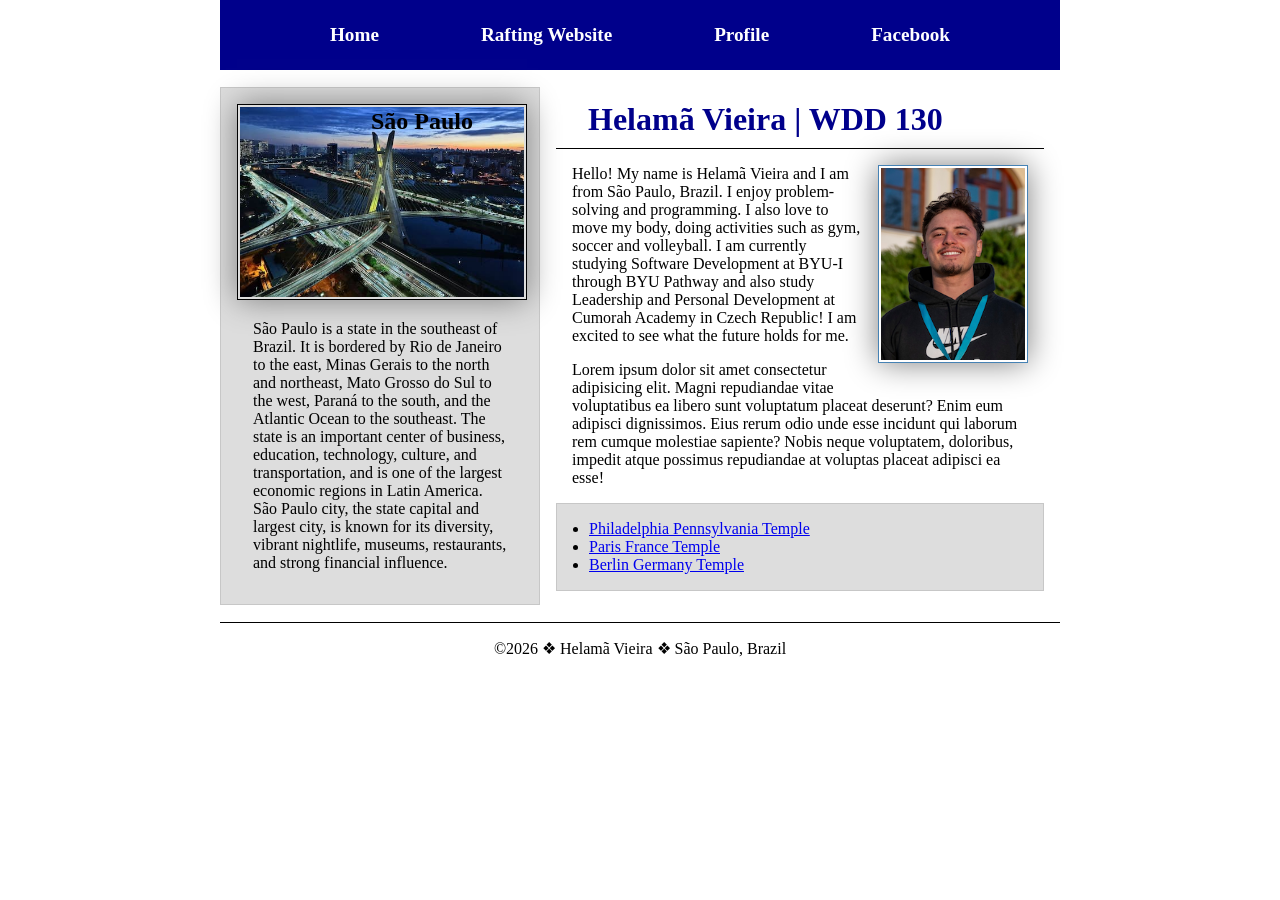
<file: index.html>
<!DOCTYPE html>
<html lang="en">

<head>
    <meta charset="UTF-8">
    <meta name="viewport" content="width=device-width, initial-scale=1.0">
    <meta name="description" content="This is my home page I am building for WDD 130 course at BYU-I about Web fundamentals">
    <meta name="author" content="Helamã Vieira">
    <title>Helama Vieira | WDD 130 </title>

    <link rel="stylesheet" href="styles/styles.css">

</head>

<body>
    <header>
        <nav>
            <a href="#">Home</a>
            <a href="wwr/">Rafting Website</a>
            <a href="https://www.linkedin.com/in/helama-vieira/">Profile</a>
            <a href="https://facebook.com.">Facebook </a>
        </nav>
    </header>
    <div class="grid">
        <main >
            <h1>Helamã Vieira | WDD 130</h1>
            <img src="images/profile.jpg" alt="Helama Vieira">
            <p>Hello! My name is Helamã Vieira and I am from São Paulo, Brazil. I enjoy problem-solving
                and programming. I also love to move my body, doing activities such as gym, soccer and
                volleyball. I am currently studying Software Development at BYU-I through BYU Pathway
                and also study Leadership and Personal Development at Cumorah Academy in Czech Republic!
                I am excited to see what the future holds for me.
            </p>
            <p>Lorem ipsum dolor sit amet consectetur adipisicing elit. Magni repudiandae vitae voluptatibus ea libero sunt voluptatum placeat deserunt? Enim eum adipisci dignissimos. Eius rerum odio unde esse incidunt qui laborum rem cumque molestiae sapiente? Nobis neque voluptatem, doloribus, impedit atque possimus repudiandae at voluptas placeat adipisci ea esse!</p>

            <ul class="box indent">
                <li><a href="https://www.churchofjesuschrist.org/temples/details/philadelphia-pennsylvania-temple" target="_blank">Philadelphia Pennsylvania Temple</a></li>
                <li><a href="https://www.churchofjesuschrist.org/temples/details/paris-france-temple" target="_blank">Paris France Temple</a></li>
                <li><a href="https://www.churchofjesuschrist.org/temples/details/lima-peru-los-olivos-temple" target="_blank">Berlin Germany Temple</a></li>
            </ul>

        </main>
        <aside class="box ">
            <h2>São Paulo</h2>
            <img src="images/saopaulo.jpeg" alt="São Paulo">
            <p>São Paulo is a state in the southeast of Brazil. It is bordered by Rio de Janeiro to the east, Minas Gerais to the north and northeast, Mato Grosso do Sul to the west, Paraná to the south, and the Atlantic Ocean to the southeast. The state is an important center of business, education, technology, culture, and transportation, and is one of the largest economic regions in Latin America. São Paulo city, the state capital and largest city, is known for its diversity, vibrant nightlife, museums, restaurants, and strong financial influence.</p>    </aside>
        </aside>
    </div>
    <footer>
        <p>©️2026 ❖ Helamã Vieira ❖ São Paulo, Brazil</p>
    </footer>
</body>

</html>
</file>
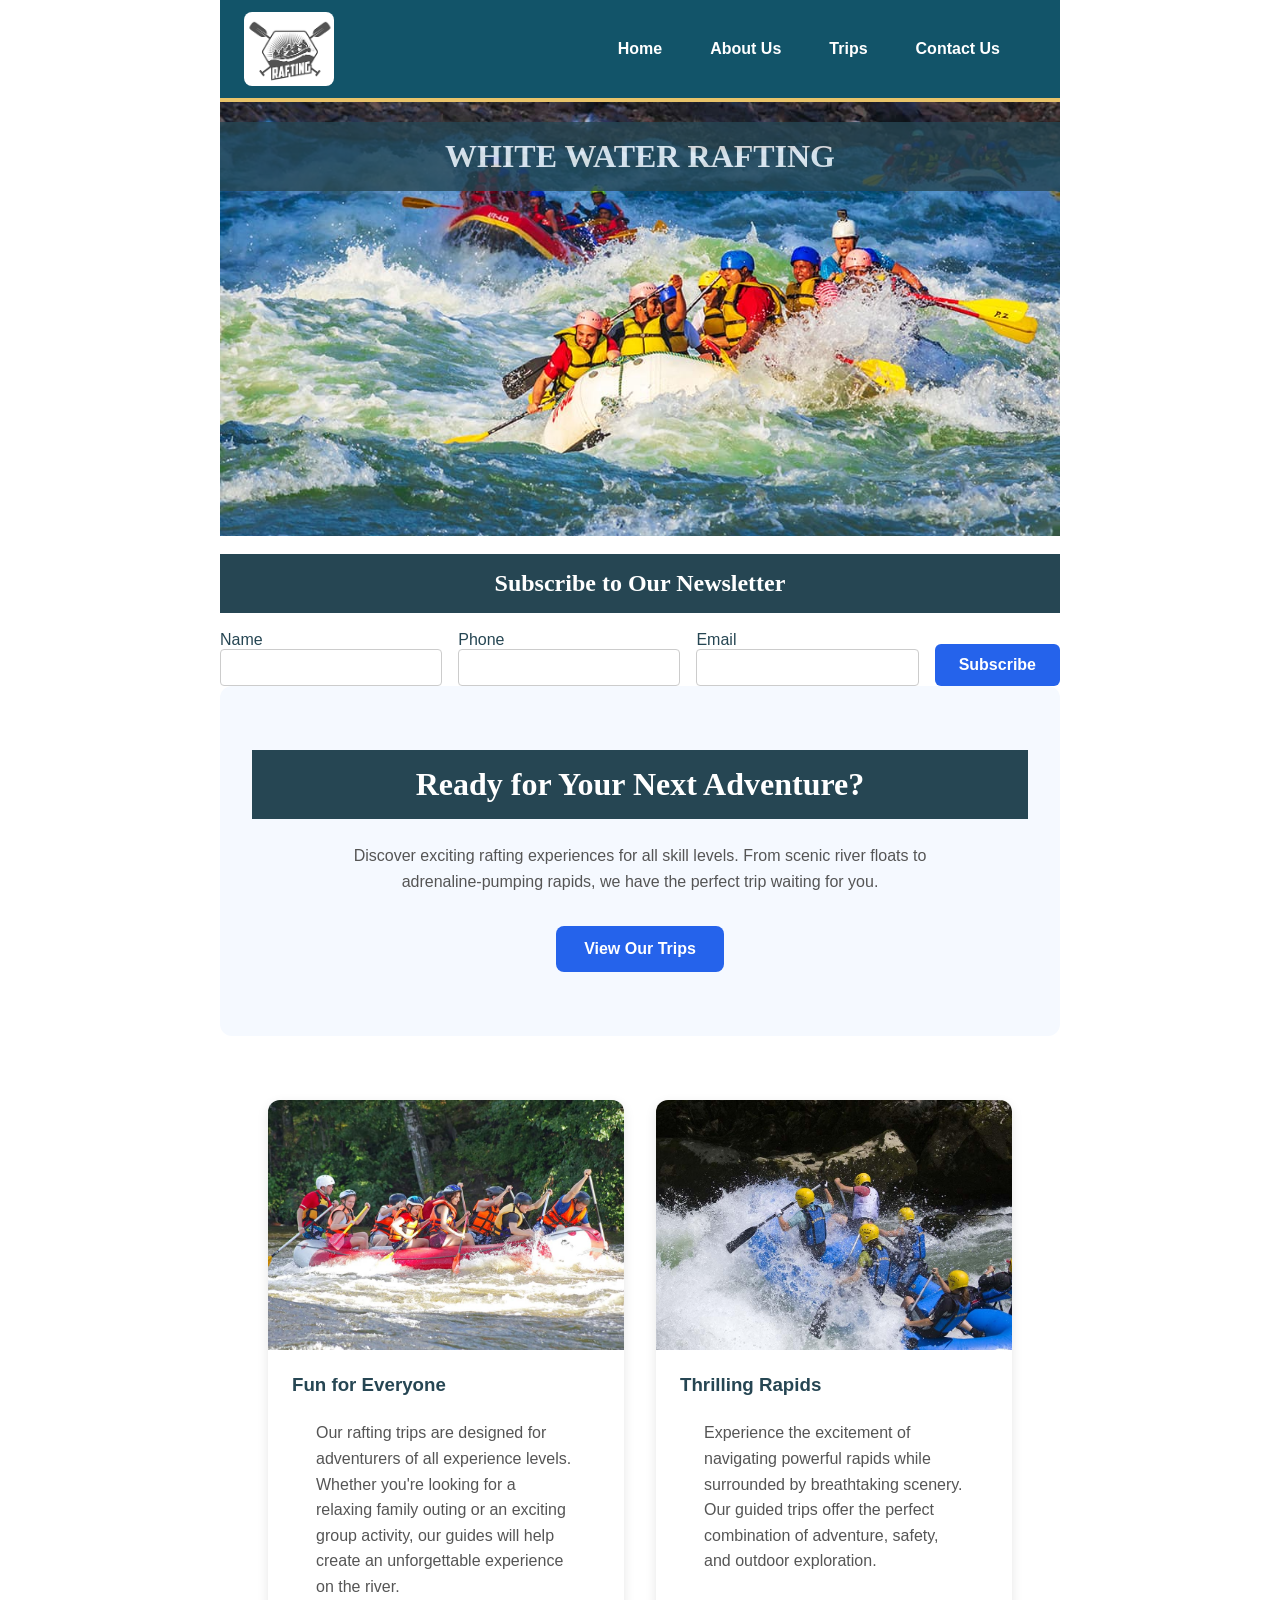
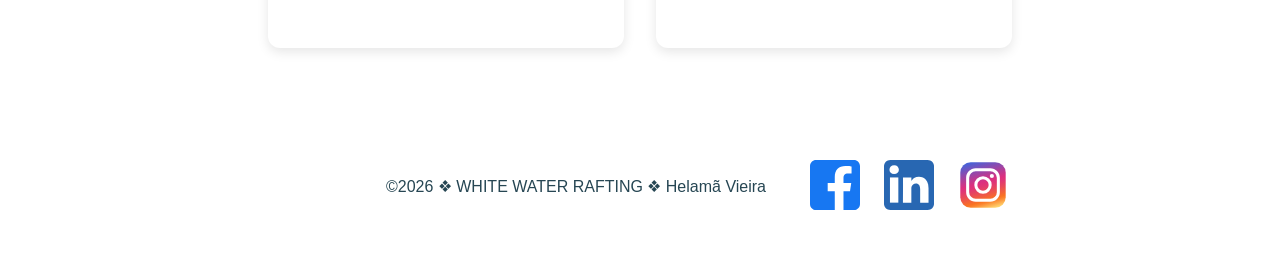
<file: wwr/index.html>
<!DOCTYPE html>
<html lang="en">
<head>
    <meta charset="UTF-8">
    <meta name="viewport" content="width=device-width, initial-scale=1.0">
    <meta name="description" content="This is the page I'm building for White Water Rafting in the WDD 130 course Home page.">
    <meta name="author" content="Helamã Vieira">
    <title>Home - White Water Rafting</title>
    <link rel="stylesheet" href="styles/rafting.css">
</head>
<body>
    <header>
        <img src="images/rafting-logo.png" alt="rafting-logo">
        <nav>
            <ul>
                <li><a href="index.html">Home</a></li>
                <li><a href="about.html">About Us</a></li>
                <li><a href="trips.html">Trips</a></li>
                <li><a href="contact.html">Contact Us</a></li>
            </ul>
        </nav>
    </header>

    <main class="">
        <div class="hero">

            <img src="images/hero-image.jpg" alt="Hero image of the boat going down the river">
            <h1>WHITE WATER RAFTING</h1>
        </div>

        <br>

        <div class="newsletter-signup">
            <h2>Subscribe to Our Newsletter</h2>
            <br>
            <form class="newsletter-form">
                <div>
                    <label for="name">Name</label>
                    <input type="text" id="name" name="name">
                </div>

                <div>
                    <label for="phone">Phone</label>
                    <input type="tel" id="phone" name="phone">
                </div>

                <div>
                    <label for="email">Email</label>
                    <input type="email" id="email" name="email">
                </div>

                <button type="submit">Subscribe</button>
            </form>
        </div>


        <div class="cta-section">
            <h2>Ready for Your Next Adventure?</h2>
            <p>
                Discover exciting rafting experiences for all skill levels. From scenic
                river floats to adrenaline-pumping rapids, we have the perfect trip waiting for you.
            </p>
            <a href="trips.html" class="cta-button">View Our Trips</a>
        </div>


        <section class="rafting-info">

            <div class="info-card">
                <img src="images/family.jpg" alt="Family rafting adventure">
                <div class="content">
                    <h3>Fun for Everyone</h3>
                    <p>
                        Our rafting trips are designed for adventurers of all experience
                        levels. Whether you're looking for a relaxing family outing or an
                        exciting group activity, our guides will help create an unforgettable
                        experience on the river.
                    </p>
                </div>
            </div>

            <div class="info-card">
                <img src="images/rapid.jpg" alt="White water rapids adventure">
                <div class="content">
                    <h3>Thrilling Rapids</h3>
                    <p>
                        Experience the excitement of navigating powerful rapids while
                        surrounded by breathtaking scenery. Our guided trips offer the
                        perfect combination of adventure, safety, and outdoor exploration.
                    </p>
                </div>
            </div>

        </section>

    </main>

    <footer>
        <p>©️2026 ❖ WHITE WATER RAFTING ❖ Helamã Vieira</p>

        <nav class="socialmedia">
            <a href="https://facebook.com">
                <img src="images/facebook.svg" alt="Facebook Icon">
            </a>
            <a href="https://linkedin.com">
                <img src="images/linkedin.svg" alt="LinkedIn Icon">
            </a>
            <a href="https://instagram.com">
                <img src="images/instagram.svg" alt="Instagram Icon">
            </a>
        </nav>
    </footer>
</body>
</html>
</file>
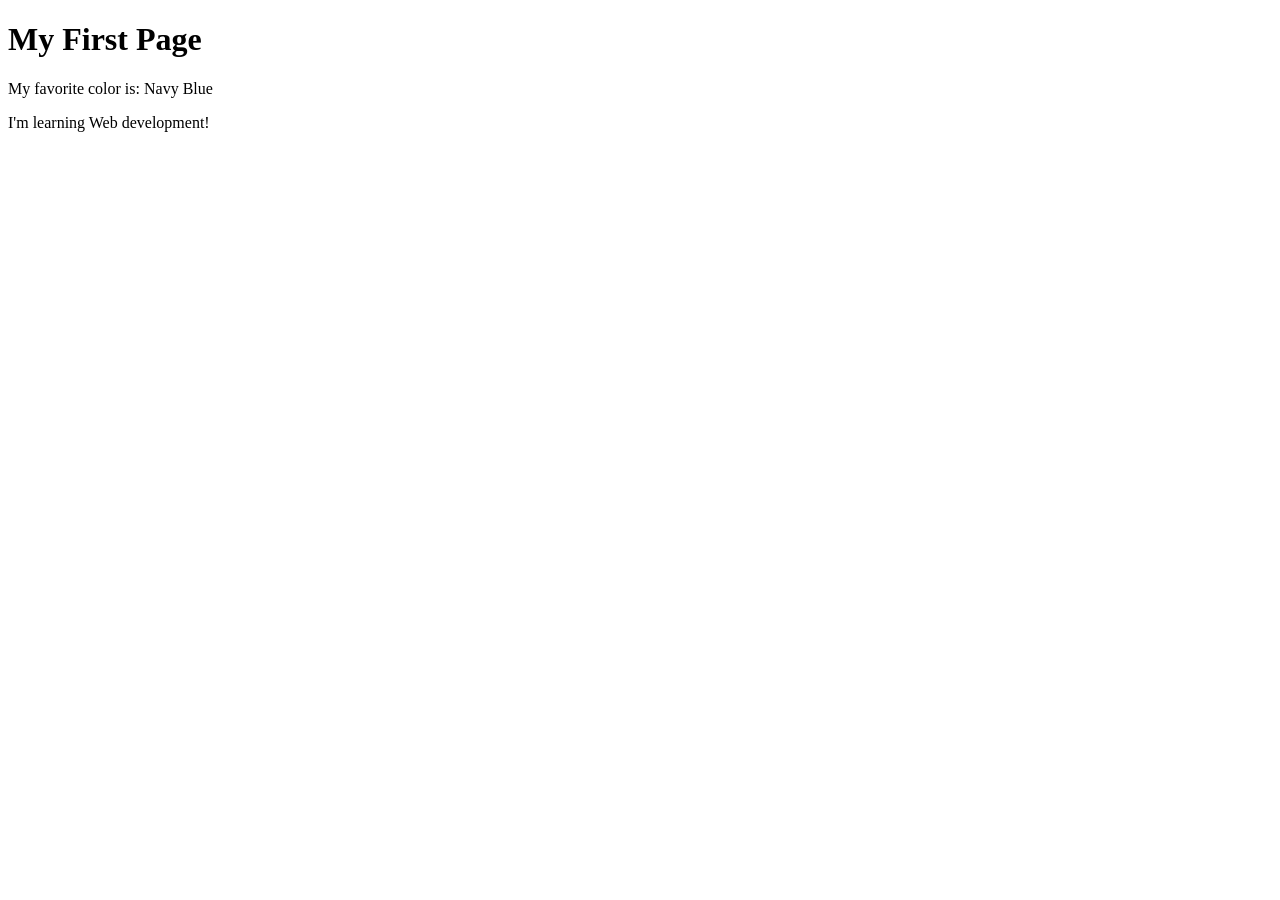
<file: week01/first-page.html>
<!DOCTYPE html>
<html lang="en">

<head>
    <meta charset="UTF-8">
    <meta name="viewport" content="width=device-width, initial-scale=1.0">
    <title>My First Page</title>
</head>

<body>
    <h1>My First Page</h1>
    <p>My favorite color is: Navy Blue</p>
    <p>I'm learning Web development!</p>
</body>

</html>
</file>
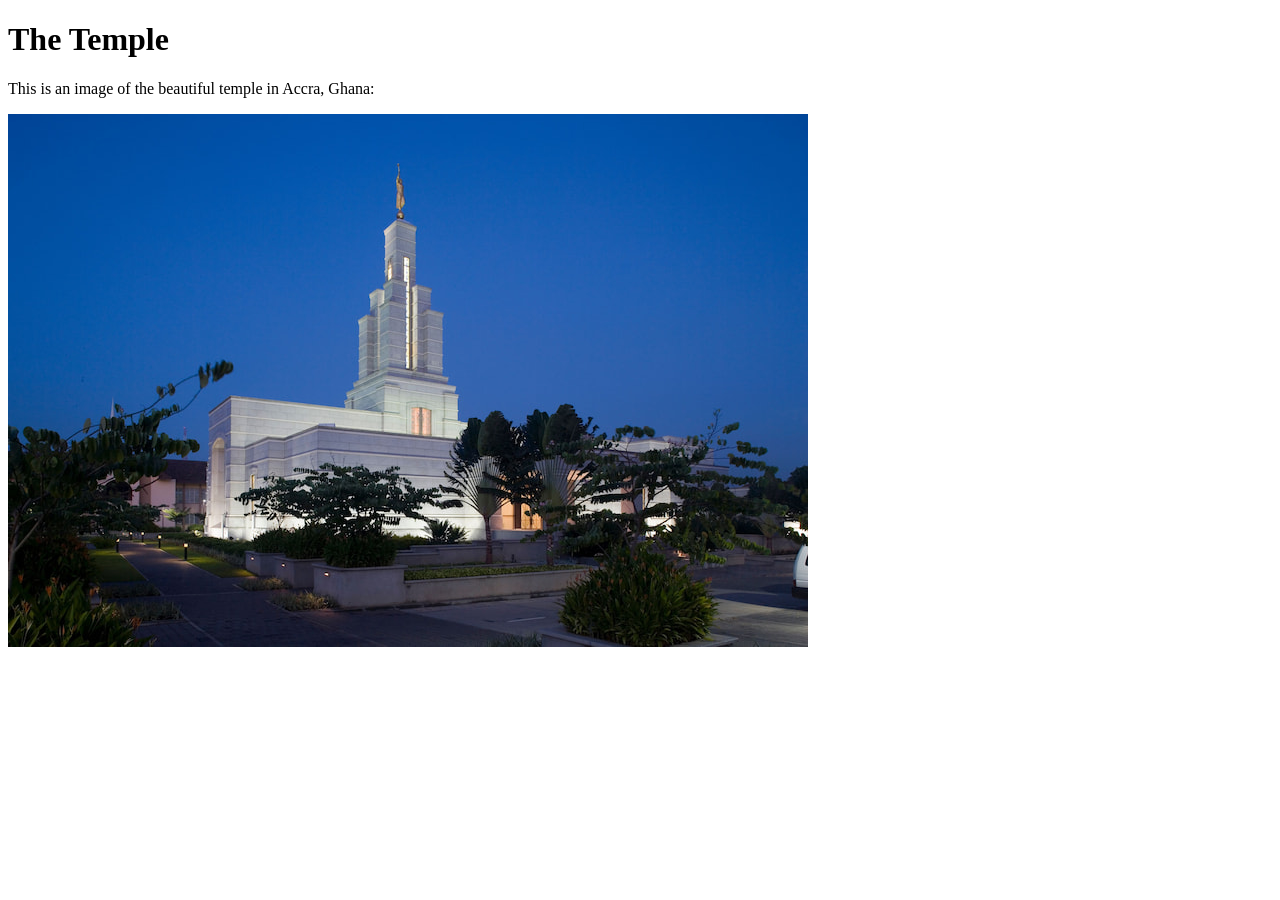
<file: week01/images.html>
<!DOCTYPE html>
<html lang="en">

<head>
    <meta charset="UTF-8">
    <meta name="viewport" content="width=device-width, initial-scale=1.0">
    <title>Temple Image</title>
</head>

<body>
    <h1>The Temple</h1>
    <p>This is an image of the beautiful temple in Accra, Ghana:</p>
    <img src="images/temple-small.jpeg" alt="The Accra Ghana Temple">

</body>

</html>
</file>
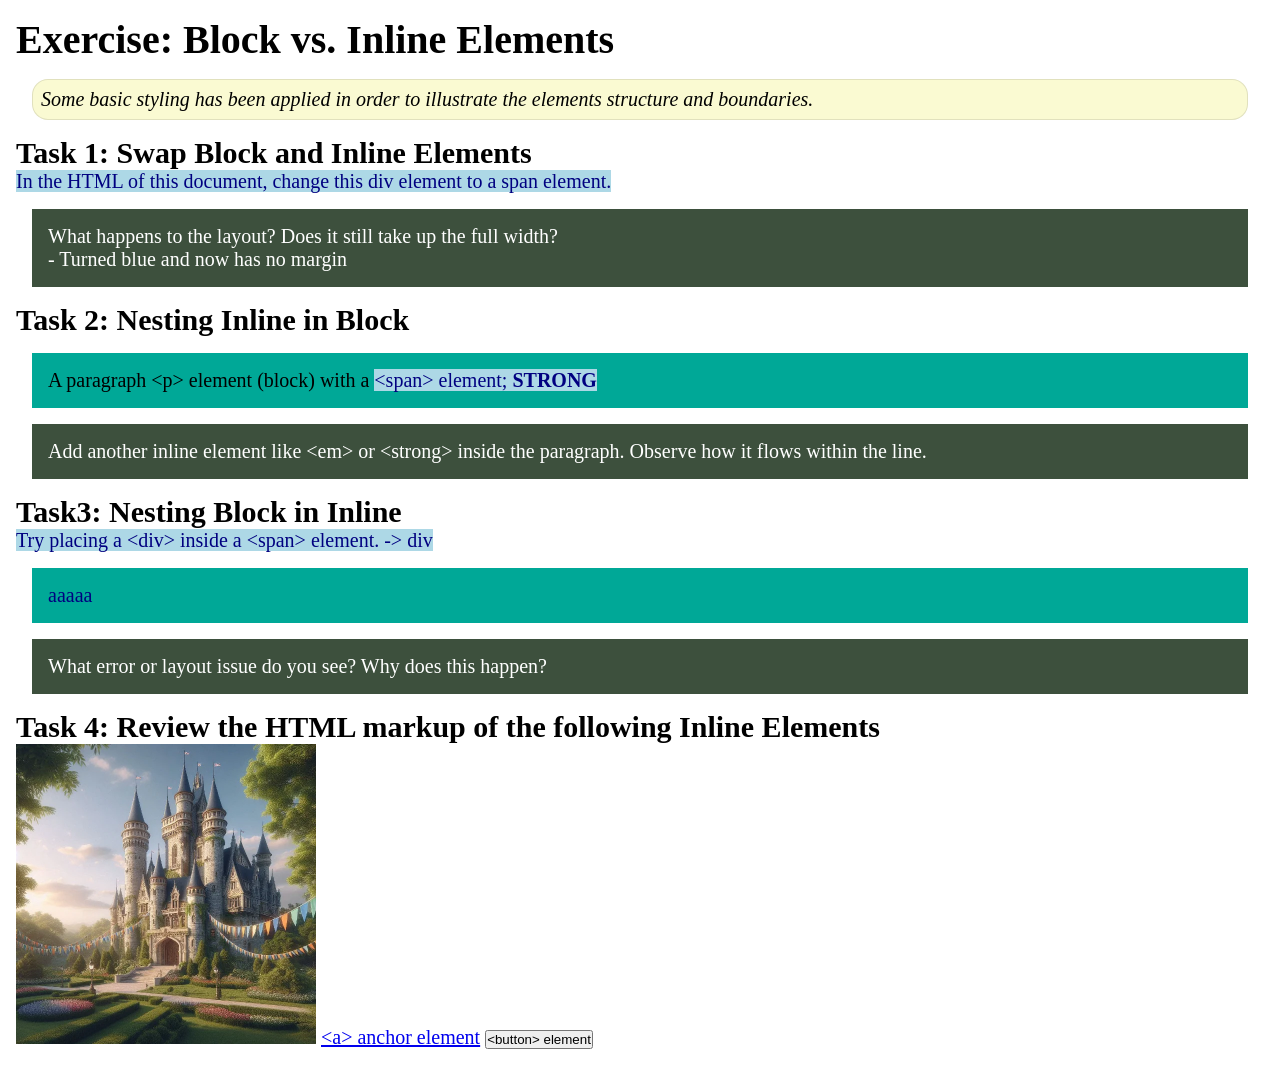
<file: week02/block-vs-inline.html>
<!DOCTYPE html>
<html lang="en">

<head>
    <meta charset="UTF-8">
    <meta name="viewport" content="width=device-width, initial-scale=1.0">
    <title>Exercise: Block vs. Inline Elements</title>
    <link rel="stylesheet" href="styles/block-vs-inline.css">
</head>

<body>
    <main>
        <h1>Exercise: Block vs. Inline Elements</h1>
        <p class="note">Some basic styling has been applied in order to illustrate the elements structure and
            boundaries.</p>

        <h2>Task 1: Swap Block and Inline Elements</h2>
        <span>In the HTML of this document, change this div element to a span element.</span>

        <p class="question">What happens to the layout? Does it still take up the full width? <br>- Turned blue and now has no margin</p>

        <h2>Task 2: Nesting Inline in Block</h2>
        <p>A paragraph &lt;p&gt; element (block) with a <span>&lt;span&gt; element; <strong>STRONG</strong></span></p>
        <p class="question">Add another inline element like &lt;em&gt; or &lt;strong&gt; inside the paragraph. Observe
            how it flows within the line.</p>

        <h2>Task3: Nesting Block in Inline</h2>
        <span>Try placing a &lt;div&gt; inside a &lt;span&gt; element. -> div <div>aaaaa</div></span>
            <p class="question">What error or layout issue do you see? Why does this happen?</p>


        <h2>Task 4: Review the HTML markup of the following Inline Elements</h2>
        <!-- &lt;img&gt; element -->
        <img src="images/castle.webp" alt="placeholder image (images are inline)" width="300" height="300">
        <a href="https://churchofjesuschrist.org">&lt;a&gt; anchor element</a>
        <button type="button">&lt;button&gt; element</button>
    </main>
</body>

</html>
</file>
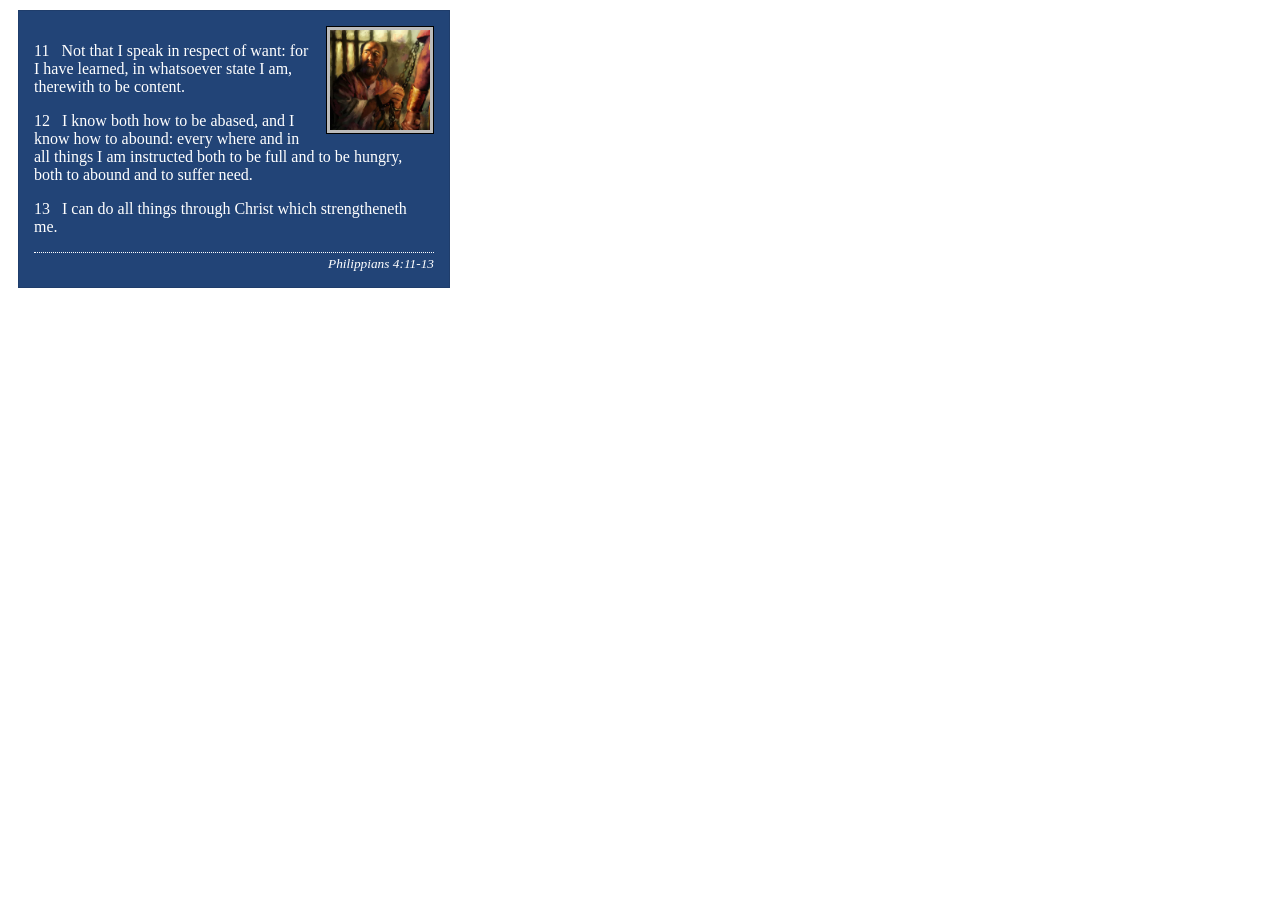
<file: week02/box-model-solution.html>
<!DOCTYPE html>
<html lang="en">
<head>
    <meta charset="UTF-8">
    <meta name="viewport" content="width=device-width, initial-scale=1.0">
    <title>Box Model Activity</title>
    <link rel="stylesheet" href="styles/box-model-solution.css">
</head>
<body>
    <main>
        <div class="callout">
            <img src="images/apostle-paul-imprisoned.webp" alt="Paul the Apostle - Imprisoned in Rome" width="200" height="200">
            <blockquote>
                <p>11 &nbsp; Not that I speak in respect of want: for I have learned, in whatsoever state I am, therewith to be content.</p>
                <p>12 &nbsp; I know both how to be abased, and I know how to abound: every where and in all things I am instructed both to be full and to be hungry, both to abound and to suffer need.</p>
                <p>13 &nbsp; I can do all things through Christ which strengtheneth me.</p>
            </blockquote>
            <cite>Philippians 4:11-13</cite>
        </div>
    </main>
</body>
</html>
</file>
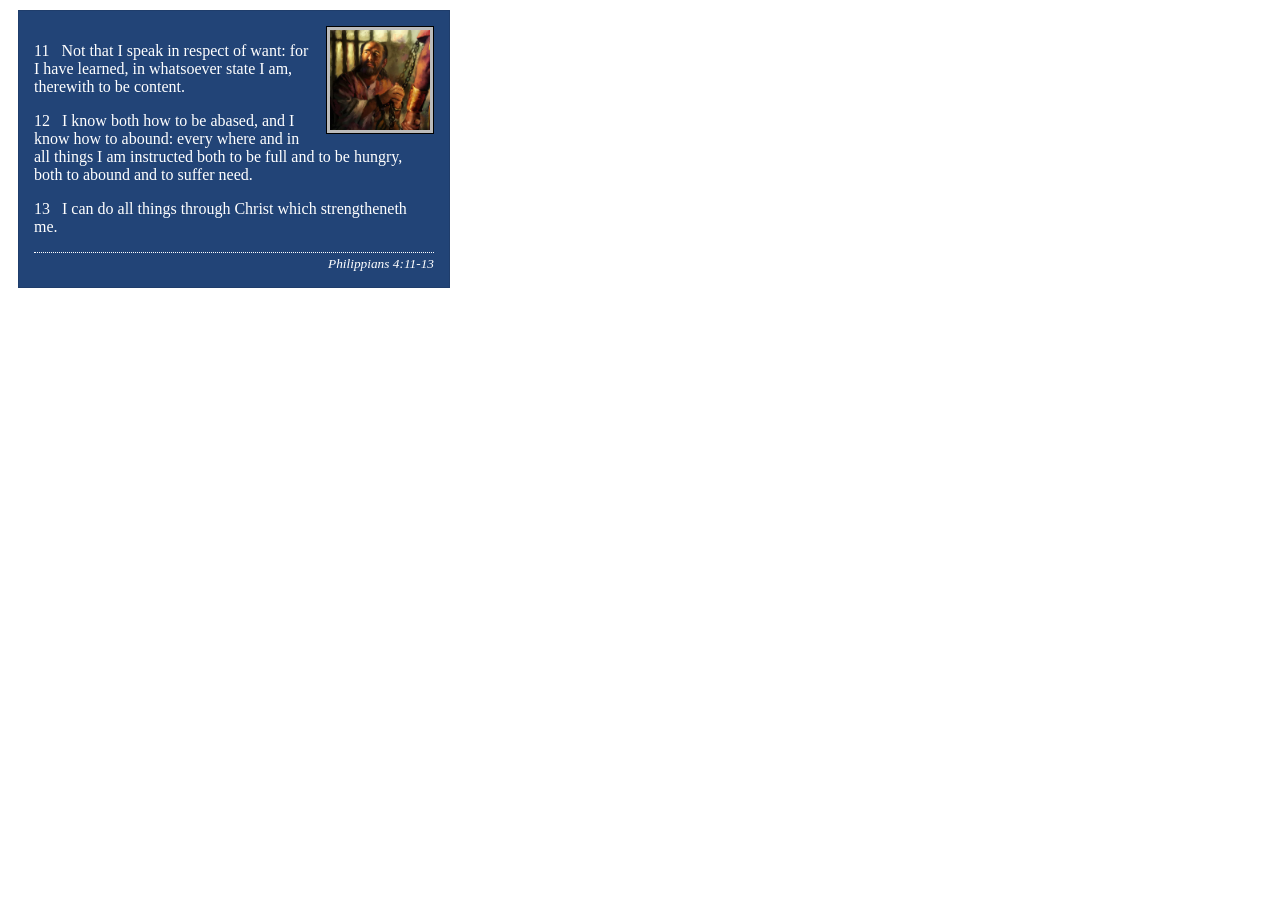
<file: week02/box-model.html>
<!DOCTYPE html>
<html lang="en">
<head>
    <meta charset="UTF-8">
    <meta name="viewport" content="width=device-width, initial-scale=1.0">
    <title>Box Model Activity</title>
    <link rel="stylesheet" href="styles/box-model.css">
</head>
<body>
    <main>
        <div class="callout">
            <img src="images/apostle-paul-imprisoned.webp" alt="Paul the Apostle - Imprisoned in Rome" width="200" height="200">
            <blockquote>
                <p>11 &nbsp; Not that I speak in respect of want: for I have learned, in whatsoever state I am, therewith to be content.</p>
                <p>12 &nbsp; I know both how to be abased, and I know how to abound: every where and in all things I am instructed both to be full and to be hungry, both to abound and to suffer need.</p>
                <p>13 &nbsp; I can do all things through Christ which strengtheneth me.</p>
            </blockquote>
            <cite>Philippians 4:11-13</cite>
        </div>
    </main>
</body>
</html>
</file>
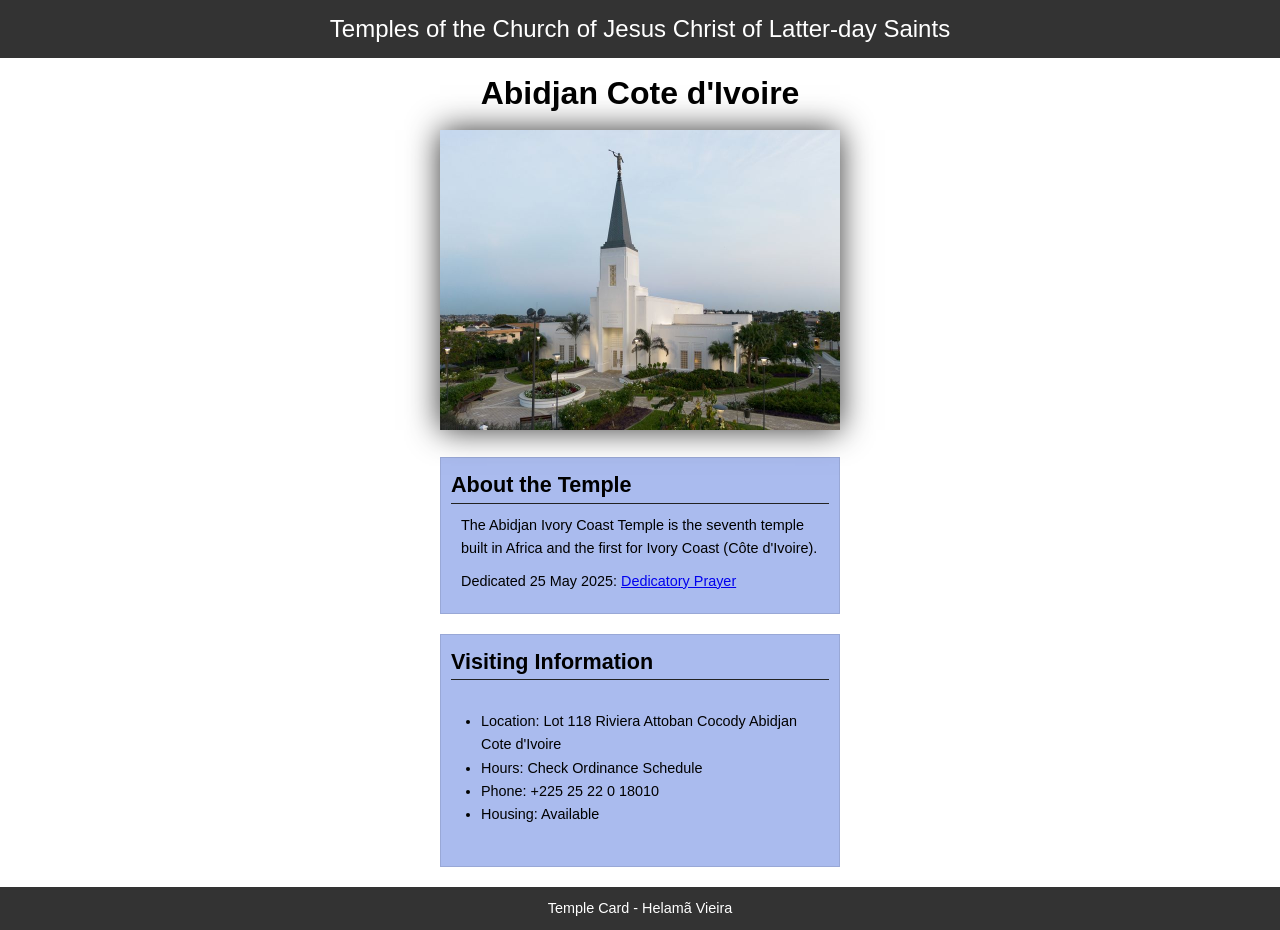
<file: week02/temple.html>
<!DOCTYPE html>
<html lang="en">

<head>
    <meta charset="UTF-8">
    <meta name="viewport" content="width=device-width, initial-scale=1.0">
    <title>Temple Card - Abidjan Cote d'Ivoire</title>
    <link rel="stylesheet" href="styles/temple.css">
</head>

<body>
    <header>
        <p>Temples of the Church of Jesus Christ of Latter-day Saints</p>
    </header>
    <main>
        <h1>Abidjan Cote d'Ivoire</h1>
        <picture>
            <img src="images/abidjan-ivory-coast.jpeg" alt="Abidjan Cote d'Ivoire Temple">
        </picture>
        <section>
            <h2>About the Temple</h2>
            <p>The Abidjan Ivory Coast Temple is the seventh temple built in Africa and the first for Ivory Coast (Côte
                d'Ivoire).</p>
            <p>Dedicated 25 May 2025: <a
                    href="https://www.churchofjesuschrist.org/temples/dedicatory-prayer/abidjan-ivory-coast-temple/2025-05-25?lang=eng"
                    target="_blank" rel="noopener noreferrer">Dedicatory Prayer</a></p>
        </section>
        <section>
            <h2>Visiting Information</h2>
            <ul>
                <li>Location: Lot 118 Riviera Attoban Cocody Abidjan Cote d'Ivoire</li>
                <li>Hours: Check Ordinance Schedule</li>
                <li>Phone: +225 25 22 0 18010</li>
                <li>Housing: Available</li>
            </ul>
        </section>
    </main>
    <footer>
        <p>Temple Card - Helamã Vieira</p>
    </footer>
</body>

</html>
</file>
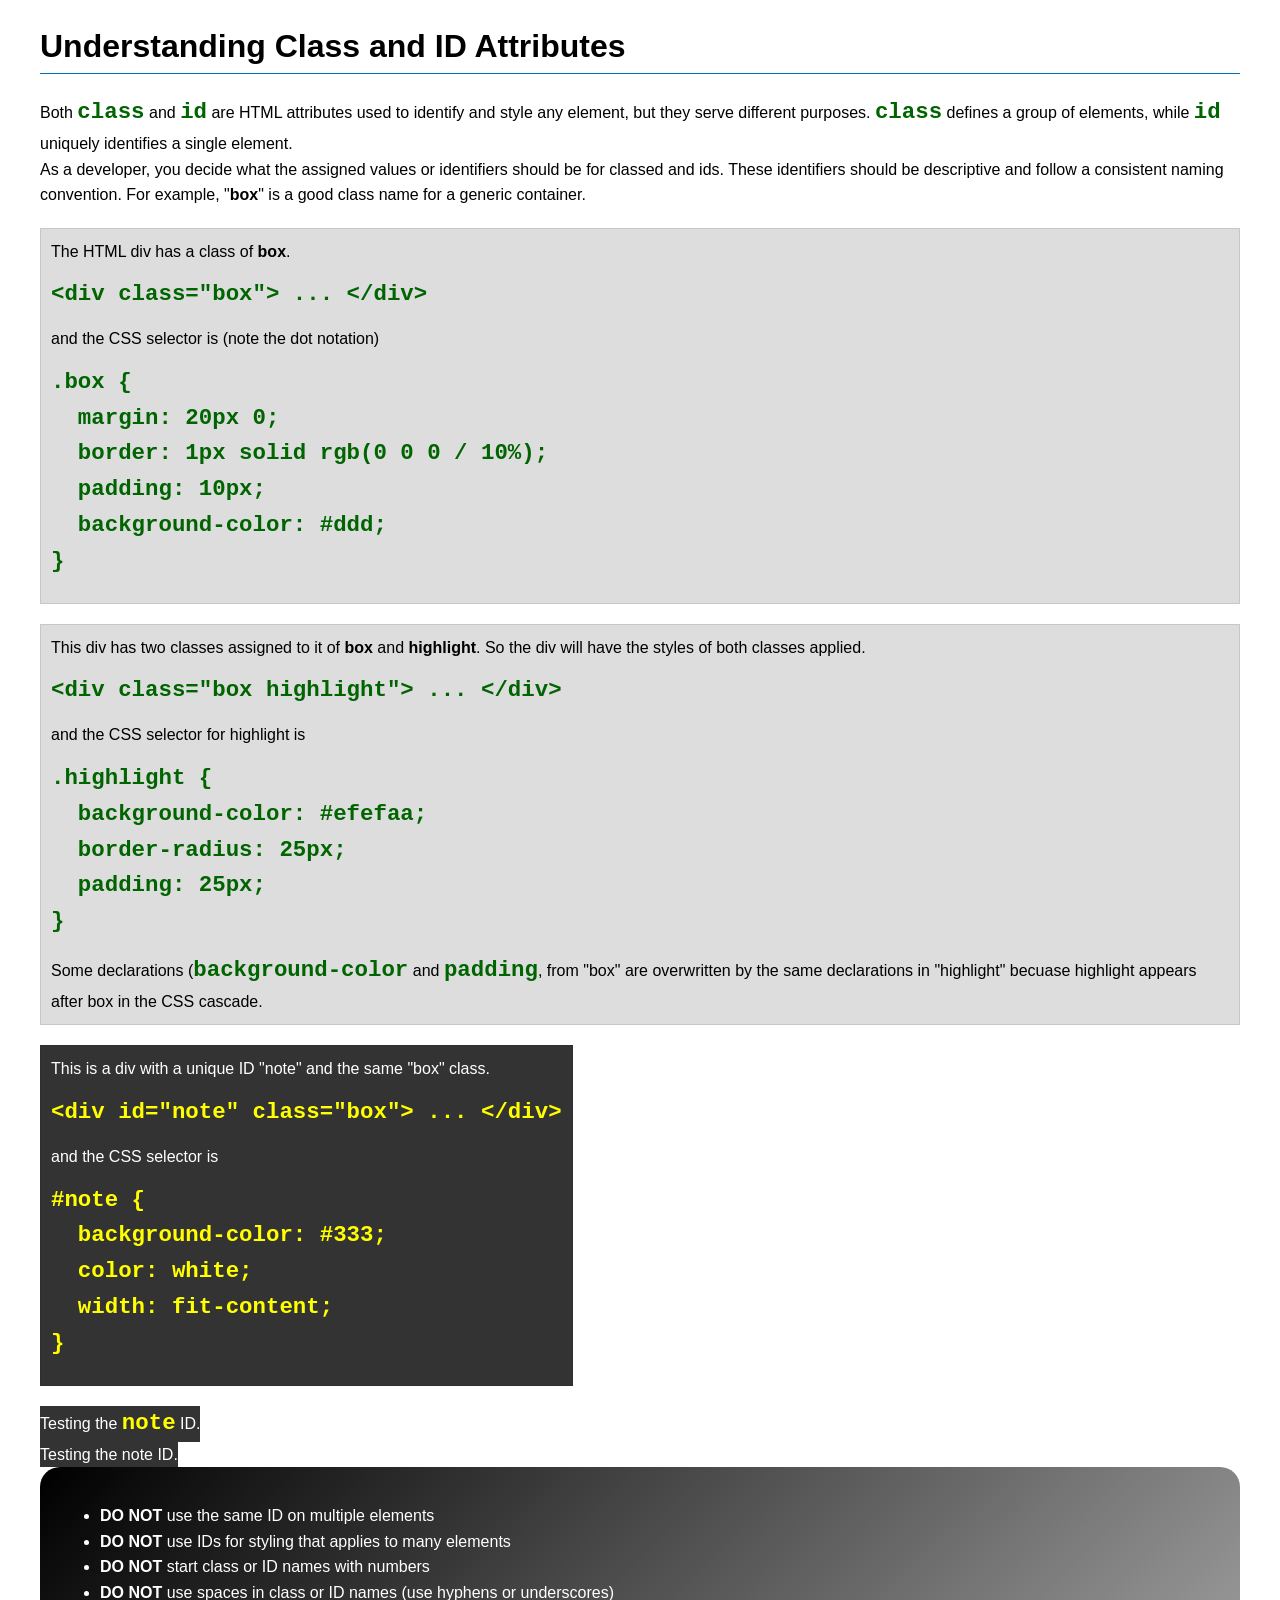
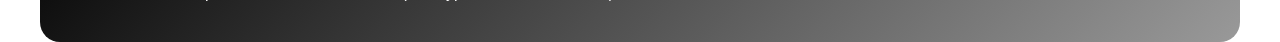
<file: week03/class-and-id.html>
<!DOCTYPE html>
<html lang="en">

<head>
    <meta charset="UTF-8">
    <meta name="viewport" content="width=device-width, initial-scale=1.0">
    <title>Class vs ID Attributes</title>
    <link rel="stylesheet" href="styles/class-and-id.css">
</head>

<body>
    <h1>Understanding Class and ID Attributes</h1>
    <p>Both <code>class</code> and <code>id</code> are HTML attributes used to identify and style any element, but they
        serve different purposes. <code>class</code> defines a group of elements, while <code>id</code> uniquely
        identifies a single element.</p>
    <p>As a developer, you decide what the assigned values or identifiers should be for classed and ids. These
        identifiers should be
        descriptive and follow a consistent naming convention. For example, "<strong>box</strong>" is a good class name
        for a generic container.</p>
    <div class="box">
        <p>The HTML div has a class of <strong>box</strong>.</p>
        <pre><code class="html">&lt;div class="box"&gt; ... &lt;/div&gt;</code></pre>
        and the CSS selector is (note the dot notation)
        <pre><code class="css">.box {
  margin: 20px 0;
  border: 1px solid rgb(0 0 0 / 10%);
  padding: 10px;
  background-color: #ddd; 
}</code></pre>
    </div>

    <div class="box ">
        <p>This div has two classes assigned to it of <strong>box</strong> and <strong>highlight</strong>. So the div
            will have the styles of both classes applied.</p>
        <pre><code class="html">&lt;div class="box highlight"&gt; ... &lt;/div&gt;</code></pre>
        and the CSS selector for highlight is
        <pre><code class="css">.highlight {
  background-color: #efefaa;
  border-radius: 25px;
  padding: 25px;
}</code></pre>
<p>Some declarations (<code>background-color</code> and <code>padding</code>, from "box" are overwritten by the same declarations in "highlight" becuase highlight appears after box in the CSS cascade.</p>
    </div>

    <div id="note" class="box">
        <p>This is a div with a unique ID "note" and the same "box" class.</p>
        <pre><code class="html">&lt;div id="note" class="box"&gt; ... &lt;/div&gt;</code></pre>
        and the CSS selector is
        <pre><code class="css">#note {
  background-color: #333;
  color: white;
  width: fit-content;
}</code></pre>
    </div>

    <div id="note">
        <p>Testing the <code>note</code> ID.</p>
    </div>

    <div id="note">
        <p>Testing the note ID.</p>
    </div>

    <section id="best-practice">
        <ul>
            <li><strong>DO NOT</strong> use the same ID on multiple elements</li>
            <li><strong>DO NOT</strong> use IDs for styling that applies to many elements</li>
            <li><strong>DO NOT</strong> start class or ID names with numbers</li>
            <li><strong>DO NOT</strong> use spaces in class or ID names (use hyphens or underscores)</li>
        </ul>
    </section>




</body>

</html>
</file>
<file: styles/styles.css>
:root {
  --theme-color: darkblue;
  --border: 1px solid;
}

* {
  margin: 0;
  padding: 0;
  box-sizing: border-box;
}



nav {
  background-color: var(--theme-color);
  padding: 1rem;
  display: flex;
  justify-content: space-evenly;
  align-items: center;
}

/* nav a {
  color: white;
  display: block;
  padding: 20px;
} */

nav a {
  display: block;
  padding: 0.5rem;
  text-decoration: none;
  font-size: 1.2rem;
  font-weight: 700;
  color: #fff; /* shorthand for white */
}

h1 {
  color: var(--theme-color);
  padding-left: 2rem;
  padding-bottom: 10px;
  border-bottom: var(--border) #000;
}

img {
  width: 150px;
  height: auto;
  border: var(--border) black;
  padding: 2px;
  box-shadow: 0 0 30px gray;
}

p {
  padding: 0;
  
}

main {
  grid-column: 2/3;
  margin: 1rem;
}

main img {
width: 150px;
height: auto;
border: 1px solid steelblue; 
padding: 2px;
box-shadow: 0 0 30px gray;
float: right;
margin: 1rem;
}

p{
  margin: 1rem;
}

aside {
  width: 20rem;
  position: relative;
  grid-column: 1/2;
  grid-row: 1/2;
}

aside img {
  width: 290px;
  height: auto;
}

aside h2{
  position: absolute;
  top: 20px;
  left: 150px;
}

footer{
  margin-top: 15px;
  border-top: var(--border) #000;
  text-align: center;
}

header, .grid, footer {
  max-width: 840px;
  margin: 0 auto;
}

/* Class Selectors */

.box {
  /* margin: 1rem; */
  border: 1px solid rgb(0 0 0 / 10%);
  padding: 1rem;
  background-color: #ddd;
  color: #000;
}

.indent {
  padding-left: 2rem;
}

.grid {
  display: grid;
  align-items: center;
  margin-top: 15px;
  margin-bottom: 15px;
}
</file>
<file: wwr/styles/rafting.css>
:root {
  --primary-color: #125469; /* light blue */
  --accent1-color: #264653; /* dark slate blue */
  --accent2-color: #e9c46a; /* light golden yellow */
  --heading-font: "Times New Roman", "Georgia", serif;
  --body-font: Arial, Helvetica, sans-serif;
}

* {
  margin: 0;
  padding: 0;
  box-sizing: border-box;
}

body {
  font-family: var(--body-font);
  color: var(--accent1-color);
}

header, main, footer {
  width: 840px;
  margin: 0 auto;
}
main {
  grid-template-columns: 1fr 1fr;
  grid-template-areas:
    "hero hero"
    "map form"
    "employees employees";
  gap: 24px;
  align-items: start;
}

.main-contact{
  display: grid;

}

h1, h2 {
  font-family: var(--heading-font);
  color: var(--primary-color);
}

nav, p, section, article {
  margin: 16px;
  padding: 8px;
}

article p {
    position: relative;
    top: -20px;
    color: #000;
}

h2 {
    background-color: var(--accent1-color);
    color: #fff;
    text-align: center;
    padding: 1rem;
}

/* week5 */
header {
    display: grid;
    grid-template-columns: auto 1fr;
    align-items: center;
    padding: 12px 24px;
    background-color: var(--primary-color);
    border-bottom: 4px solid var(--accent2-color);
}

header img {
    width: 90px;
    height: auto;
    display: block;
    border-radius: 8px; /* subtle polish */
}

nav ul {
    display: flex;
    justify-content: flex-end;
    align-items: center;
    gap: 24px;
    list-style: none;
    margin: 0;
    padding: 0;
}


nav a {
    text-decoration: none;
    color: white;
    font-family: var(--body-font);
    font-weight: bold;
    font-size: 1rem;
    padding: 8px 12px;
    border-radius: 6px;
    transition: all 0.2s ease-in-out;
}


.history {
    display: grid;
    grid-template-columns: 1fr auto 1fr;
    grid-template-rows: auto 1fr;
    gap: 16px;
    align-items: center;
}

.history h2 {
    grid-column: 1 / -1;
    text-align: center;
    margin: 0;
}


.history p:first-of-type {
    grid-column: 1 / 2;
    text-align: left;
}
.history img {
    grid-column: 2 / 3;
    width: 300px;
    height: auto;
    display: block;
    justify-self: center;
}
.history p:last-of-type {
    grid-column: 3 / 4;
    text-align: left;
}


.adventure {
    display: grid;
    grid-template-columns: repeat(5, 1fr);
    gap: 16px;
    justify-items: center;
    align-items: start;
    max-width: 800px;
    margin: 0 auto;
}

/* Title spans full width */
.adventure h2 {
    grid-column: 1 / -1;
    justify-self: center;
    width: 100%;
    text-align: center;
}

/* Each figure becomes a vertical stack */
.adventure figure {
    display: flex;
    flex-direction: column;
    align-items: center;
    margin: 0;
}

/* Image styling */
.adventure img {
    width: 100%;
    max-width: 140px;
    height: auto;
    border-radius: 6px;
    box-shadow: 0 2px 6px rgba(0,0,0,0.2);
}

/* Caption styling */
.adventure figcaption {
    margin-top: 8px;
    font-size: 0.9rem;
    text-align: center;
    color: var(--accent1-color);
}


footer {
    display: grid;
    grid-template-columns: 1fr auto 1fr;
    align-items: center;
    padding: 16px;
}

footer p {
    grid-column: 2;
    justify-self: center;
    margin: 0;
}

.socialmedia {
    display: flex;
    gap: 0px;
}

/* week5 */

/* Classes */
.socialmedia a {
    text-decoration: none;
}

.socialmedia a img {
width: 50px;
}

.hero {
  position: relative;
}
.hero-home{
  position: absolute;
}
.hero-home img{
  width: 840px;
  height: auto;
}

.hero img {
    display: block;
    width: 100%;
    height: auto;
  }

.hero article img {
  float: right;
  width: 90px;
}

.hero article{
    position: absolute;
    top: 280px;
    width: 95%;
    height: 135px;
    padding: 1rem;
    text-align: left;
    opacity: 0.8;
    background-color: var(--accent2-color);
}

.hero h1 {
  position: absolute;
  top: 20px;
  width: 100%;
  padding: 16px;
  text-align: center;
  opacity: 0.8;
  background-color: var(--accent1-color);
  color: #fff; /* white text – make sure there is enough contrast with the background-color */
}


.hero2 {
  grid-area: hero;
  text-align: center;
}

iframe {
  width: 100%;
  min-height: 450px;
  border-radius: 8px;
}

.form-container {
  grid-area: form;
  background: #f8f8f8;
  padding: 20px;
  border-radius: 8px;
}


.form-group {
  margin-bottom: 12px;
  display: flex;
  flex-direction: column;
}

input, textarea {
  padding: 10px;
  border: 1px solid #ccc;
  border-radius: 4px;
  font-family: var(--body-font);
}

textarea {
  min-height: 120px;
  resize: vertical;
}

.radio-group {
  display: flex;
  flex-direction: column;
  gap: 6px;
  margin-top: 6px;
}

.checkbox-group {
  margin: 10px 0;
  
}

.submit-btn {
  width: 100%;
  padding: 12px;
  background: var(--primary-color);
  color: white;
  border: none;
  border-radius: 6px;
  font-weight: bold;
  cursor: pointer;
}

.submit-btn:hover {
  opacity: 0.9;
}


/* --- Seção Employees (We Are Here to Serve You) --- */


.employees {
    grid-area: employees;
    display: grid;
    grid-template-columns: repeat(3, 1fr); 
    gap: 24px;
    background-color: #f5f5f5; 
    border: 1px solid #333333; 
    padding: 24px;
    text-align: center;
    align-items: start;
    margin-top: 10px;
}

.employees h2 {
    grid-column: 1 / -1; 
    color: #000000; 
    font-family: var(--body-font); 
    font-size: 1.75rem;
    font-weight: bold;
    margin-bottom: 20px;
    background-color: #f5f5f5;
}

.employees figure {
    display: flex;
    flex-direction: column;
    align-items: center;
    margin: 0;
}

.employees img {
    width: 150px; 
    height: 150px; 
    object-fit: cover; 
    background-color: #e0e0e0; 
    margin-bottom: 12px;
}

.employees figcaption {
    font-family: var(--body-font);
    font-size: 1rem;
    color: #000000;
    font-weight: 500;
}

.map-container {
    grid-area: map;
}



.newsletter-form {
    display: grid;
    grid-template-columns: 1fr 1fr 1fr auto;
    gap: 1rem;
    align-items: end;
}

.newsletter-form div {
    display: flex;
    flex-direction: column;
}

.newsletter-form button {
    padding: 12px 24px;
    background-color: #2563eb;
    color: #fff;
    border: none;
    border-radius: 6px;
    font-size: 1rem;
    font-weight: 600;
}



.cta-section {
    text-align: center;
    padding: 4rem 2rem;
    background-color: #f5f9ff;
    border-radius: 12px;
}

.cta-section h2 {
    margin-bottom: 1rem;
    font-size: 2rem;
}

.cta-section p {
    max-width: 600px;
    margin: 0 auto 1.5rem;
    color: #555;
    line-height: 1.6;
}

.cta-button {
    display: inline-block;
    padding: 14px 28px;
    background-color: #2563eb;
    color: white;
    text-decoration: none;
    font-weight: 600;
    border-radius: 8px;
}



.rafting-info {
    display: grid;
    grid-template-columns: repeat(2, 1fr);
    gap: 2rem;
    padding: 3rem 2rem;
}

.info-card {
    background: #fff;
    border-radius: 12px;
    overflow: hidden;
    box-shadow: 0 4px 12px rgba(0, 0, 0, 0.1);
}

.info-card img {
    width: 100%;
    height: 250px;
    object-fit: cover;
    display: block;
}

.content {
    padding: 1.5rem;
}

.content h3 {
    margin-bottom: 1rem;
}

.content p {
    line-height: 1.6;
    color: #555;
}

@media (max-width: 768px) {
    .rafting-info {
        grid-template-columns: 1fr;
    }
}


.trip-grid {
    display: grid;
    grid-template-columns: repeat(3, 1fr);
    gap: 2rem;
    padding: 3rem 2rem;
}

.trip-card {
    background: white;
    border-radius: 12px;
    overflow: hidden;
    box-shadow: 0 4px 12px rgba(0,0,0,0.1);
}

.trip-card img {
    width: 100%;
    height: 200px;
    object-fit: cover;
}

.trip-card h2 {
    padding: 1rem 1rem 0;
}

.trip-card p {
    padding: 0 1rem 1.5rem;
    color: #555;
    line-height: 1.6;
}

/* TABLE SECTION */
.trip-table-section {
    padding: 3rem 2rem;
    text-align: center;
}

.trip-table {
    width: 100%;
    max-width: 900px;
    margin: auto;
    border-collapse: collapse;
}

.trip-table th,
.trip-table td {
    border: 1px solid #ddd;
    padding: 12px;
}

.trip-table th {
    background: #2563eb;
    color: white;
}
</file>
<file: week02/styles/block-vs-inline.css>
* {
    margin: 0;
    padding: 0;
}

body {
    font-size: 20px;
    margin: 1rem;
}

p,
div {
    background-color: hsl(174, 100%, 33%);
    margin: 1rem;
    padding: 1rem;
}

span {
    color: navy;
    background-color: lightblue;
}

code {
    margin: 0;
    padding: 0;
    color: green;
    font-size: 1.2rem;
}

.note {
    font-style: italic;
    background-color: lightgoldenrodyellow;
    border-radius: 1rem;
    border: 1px solid rgb(0 0 0 / 10%);
    margin: 1rem;
    padding: .5rem;
}

.question {
    background-color: #3d503d;
    color: #fff;
}
</file>
<file: week02/styles/box-model-solution.css>
.callout {
    max-width: 400px;
    margin: 10px;
    border: 1px solid rgba(0, 0, 0, .1);
    padding: 15px;
    background-color: #247;
    color: #fff;
}

.callout img {
    float: right;
    margin: 0 0 10px 15px;
    border: 1px solid #000;
    padding: 3px;
    background-color: #bbb;
    width: 100px;
    height: auto;

}

blockquote {
    margin: 0;
}

cite {
    display: block;
    border-top: 1px dotted #fff;
    padding-top: 3px;
    text-align: right;
    font-size: smaller;
}
</file>
<file: week02/styles/box-model.css>
.callout {
    max-width: 400px;
    margin: 10px;
    border: 1px solid rgba(0, 0, 0, .1);
    padding: 15px;
    background-color: #247;
    color: #fff;
	
}

.callout img {
    border: 1px solid #000;
    padding: 3px;
    background-color: #bbb;
    width: 100px;
    height: auto;
    float: right;
    margin: 0 0 10px 15px;
	
}

blockquote {
	margin: 0;
}

cite {
	display: block;
    border-top: 1px dotted #fff;
    padding-top: 3px;
    text-align: right;
    font-size: smaller;
}
</file>
<file: week02/styles/temple.css>
* {
    margin: 0;
    padding: 0;
}

body {
font-family: Arial, sans-serif;
line-height: 1.6;
}

header, footer {
background-color:#333;
color:#fff;
padding: 10px;
text-align: center;
font-size: 1.5rem;
}

main {
width: 400px;
margin: 0 auto;
}

h1 {
margin: 10px;
text-align: center;
}

h2 {
border-bottom: 1px solid #222;
}

img {
width: 100%;
height: auto;
box-shadow: 0 0 30px #333;
}

section {
margin: 20px 0;
border: 1px solid rgb(0 0 0 / 10%);
padding: 10px;
background-color: #abe;
font-size: .9rem;
}

section p {
margin: 10px;
}

ul {
margin: 30px;
}

footer {
font-size: .9rem;
}
</file>
<file: week03/styles/class-and-id.css>
body {
    font-family: Arial, sans-serif;
    line-height: 1.6;
    margin: 0;
    padding: 0 40px;
}

h1 {
    border-bottom: 1px solid rgb(0 110 182);
    padding-bottom: 0;
}



p {
    margin: 0;
}

code {
    color: darkgreen;
    font-weight: 700;
    font-size: 1.4rem;
}

/* Class examples - can be reused */

.box {
    margin: 20px 0;
    border: 1px solid rgb(0 0 0 / 10%);
    padding: 10px;
    background-color: #ddd; /* this is shorthand for #dddddd */
}

.highlight {
    background-color: #efefaa;
    border-radius: 25px;
    padding: 25px;
}

/* ID examples - should be unique */

#note {
    background-color: #333;
    color: white;
    width: fit-content;
}

#note code {
    color: yellow;
}

#best-practice {
    background: linear-gradient(135deg, #000 0%, #999 100%);
    color: white;
    border-radius: 20px;
    padding: 20px
}
</file>
